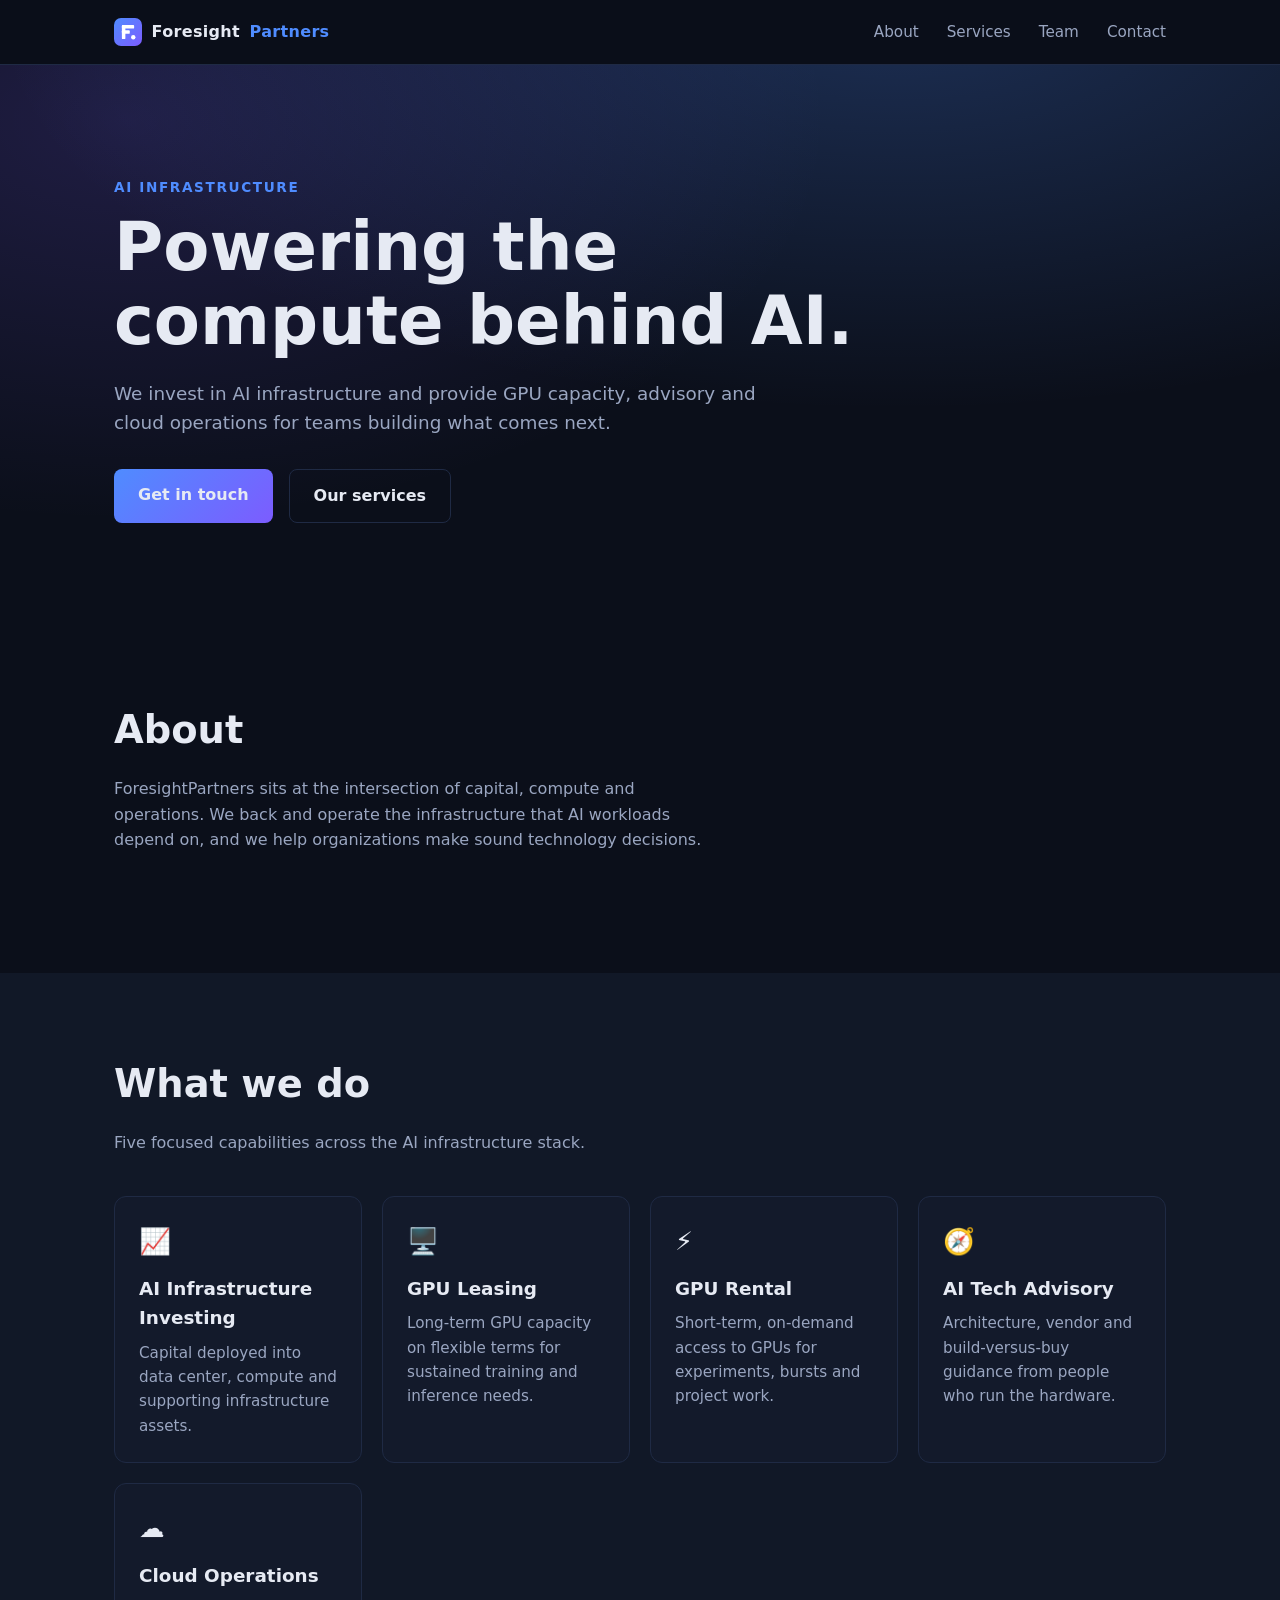
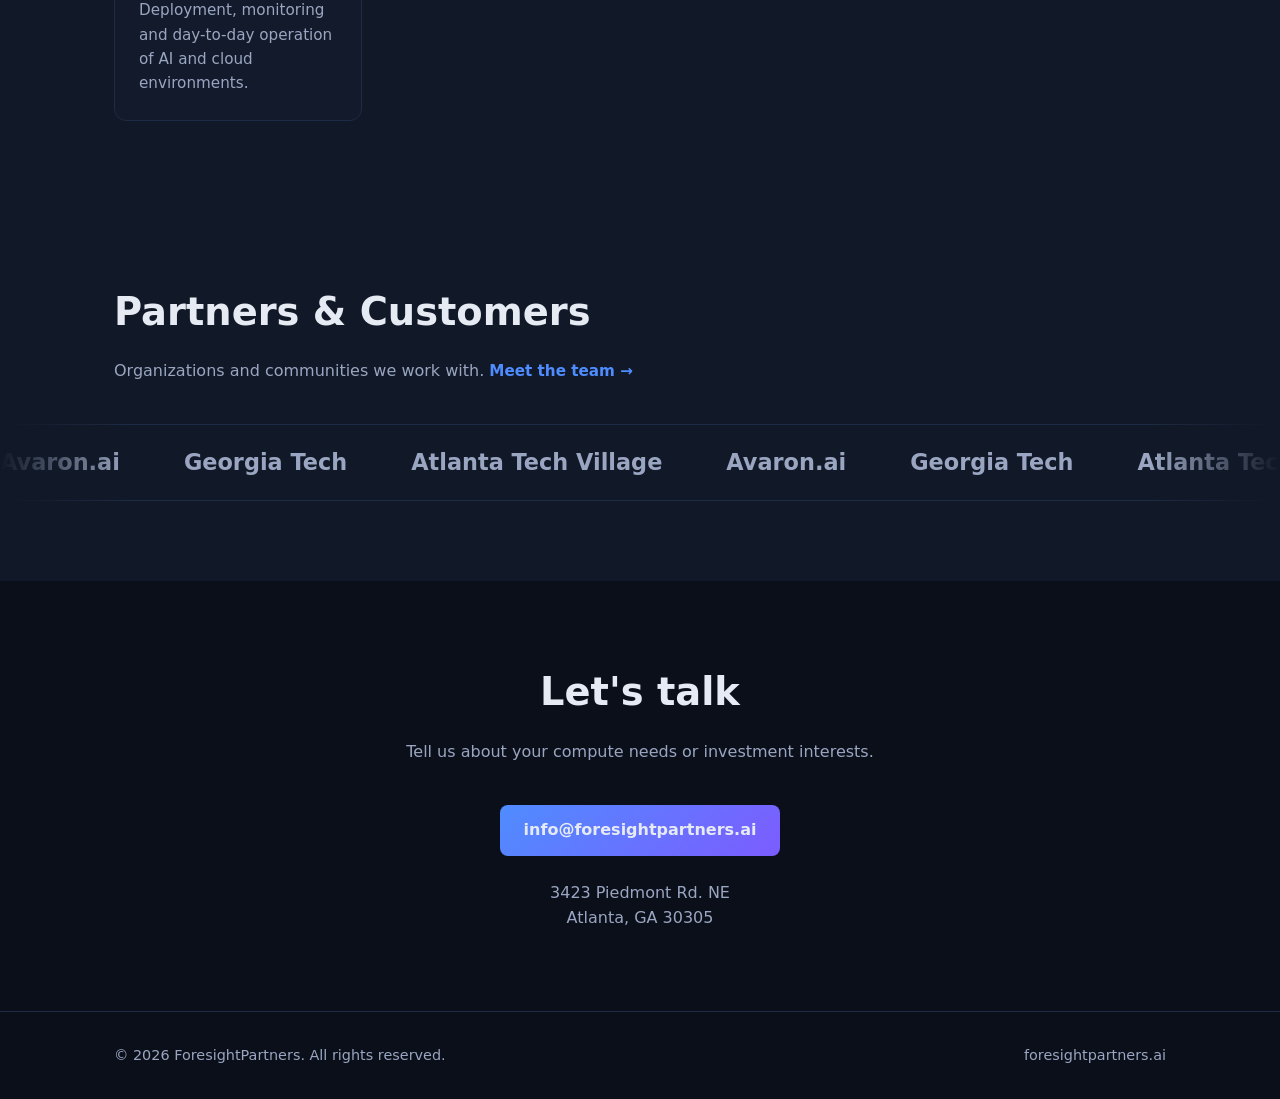
<file: index.html>
<!doctype html>
<html lang="en">
<head>
  <meta charset="utf-8" />
  <meta name="viewport" content="width=device-width,initial-scale=1" />
  <title>ForesightPartners | AI Infrastructure Investing, GPU Leasing and Advisory</title>
  <meta name="description" content="ForesightPartners invests in AI infrastructure and provides GPU leasing, GPU rental, AI technology advisory and cloud operations." />
  <link rel="stylesheet" href="css/style.css" />
</head>
<body>
  <nav class="nav">
    <div class="container">
      <a href="#top" class="logo"><img src="images/logo-mark.svg" alt="" width="28" height="28" />Foresight<span>Partners</span></a>
      <ul>
        <li><a href="#about">About</a></li>
        <li><a href="#services">Services</a></li>
        <li><a href="team.html">Team</a></li>
        <li><a href="#contact">Contact</a></li>
      </ul>
    </div>
  </nav>

  <header class="hero" id="top">
    <div class="container">
      <div class="eyebrow">AI Infrastructure</div>
      <h1>Powering the compute behind AI.</h1>
      <p>We invest in AI infrastructure and provide GPU capacity, advisory and cloud operations for teams building what comes next.</p>
      <div class="actions">
        <a class="btn primary" href="#contact">Get in touch</a>
        <a class="btn" href="#services">Our services</a>
      </div>
    </div>
  </header>

  <section id="about">
    <div class="container">
      <h2>About</h2>
      <p class="lead">ForesightPartners sits at the intersection of capital, compute and operations. We back and operate the infrastructure that AI workloads depend on, and we help organizations make sound technology decisions.</p>
    </div>
  </section>

  <section id="services" class="alt">
    <div class="container">
      <h2>What we do</h2>
      <p class="lead">Five focused capabilities across the AI infrastructure stack.</p>
      <div class="grid">
        <article class="card">
          <div class="icon">📈</div>
          <h3>AI Infrastructure Investing</h3>
          <p>Capital deployed into data center, compute and supporting infrastructure assets.</p>
        </article>
        <article class="card">
          <div class="icon">🖥️</div>
          <h3>GPU Leasing</h3>
          <p>Long-term GPU capacity on flexible terms for sustained training and inference needs.</p>
        </article>
        <article class="card">
          <div class="icon">⚡</div>
          <h3>GPU Rental</h3>
          <p>Short-term, on-demand access to GPUs for experiments, bursts and project work.</p>
        </article>
        <article class="card">
          <div class="icon">🧭</div>
          <h3>AI Tech Advisory</h3>
          <p>Architecture, vendor and build-versus-buy guidance from people who run the hardware.</p>
        </article>
        <article class="card">
          <div class="icon">☁️</div>
          <h3>Cloud Operations</h3>
          <p>Deployment, monitoring and day-to-day operation of AI and cloud environments.</p>
        </article>
      </div>
    </div>
  </section>

  <section id="credentials" class="alt">
    <div class="container">
      <h2>Partners &amp; Customers</h2>
      <p class="lead">Organizations and communities we work with. <a class="link" href="team.html">Meet the team &rarr;</a></p>
    </div>
    <div class="marquee" aria-label="Partners and customers">
      <div class="marquee-track">
        <span>Avaron.ai</span><span>Georgia Tech</span><span>Atlanta Tech Village</span>
        <span>Avaron.ai</span><span>Georgia Tech</span><span>Atlanta Tech Village</span>
        <span>Avaron.ai</span><span>Georgia Tech</span><span>Atlanta Tech Village</span>
        <span>Avaron.ai</span><span>Georgia Tech</span><span>Atlanta Tech Village</span>
      </div>
    </div>
  </section>

  <section id="contact" class="contact">
    <div class="container">
      <h2>Let's talk</h2>
      <p class="lead">Tell us about your compute needs or investment interests.</p>
      <a class="btn primary" href="mailto:info@foresightpartners.ai">info@foresightpartners.ai</a>
      <address class="address">3423 Piedmont Rd. NE<br />Atlanta, GA 30305</address>
    </div>
  </section>

  <footer>
    <div class="container">
      <span>&copy; <span id="year"></span> ForesightPartners. All rights reserved.</span>
      <span>foresightpartners.ai</span>
    </div>
  </footer>

  <script>document.getElementById('year').textContent = new Date().getFullYear();</script>
</body>
</html>
</file>
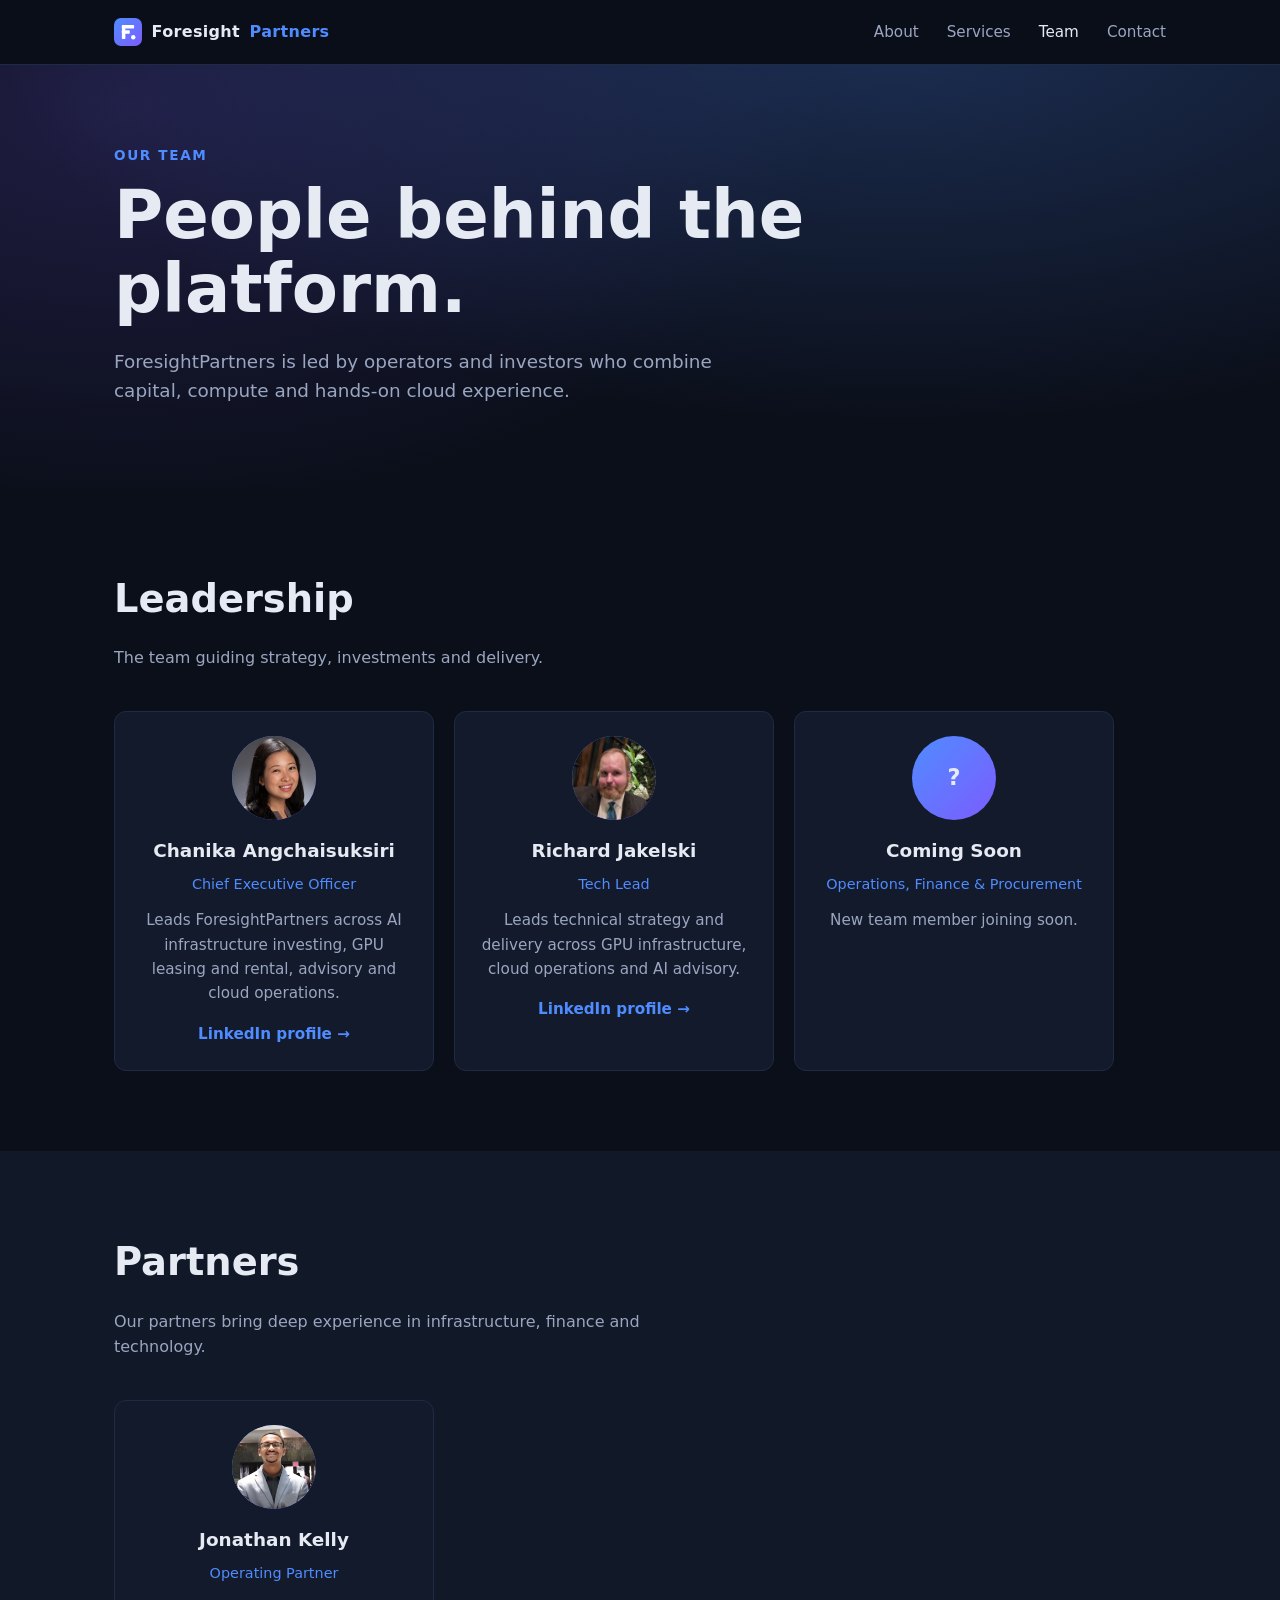
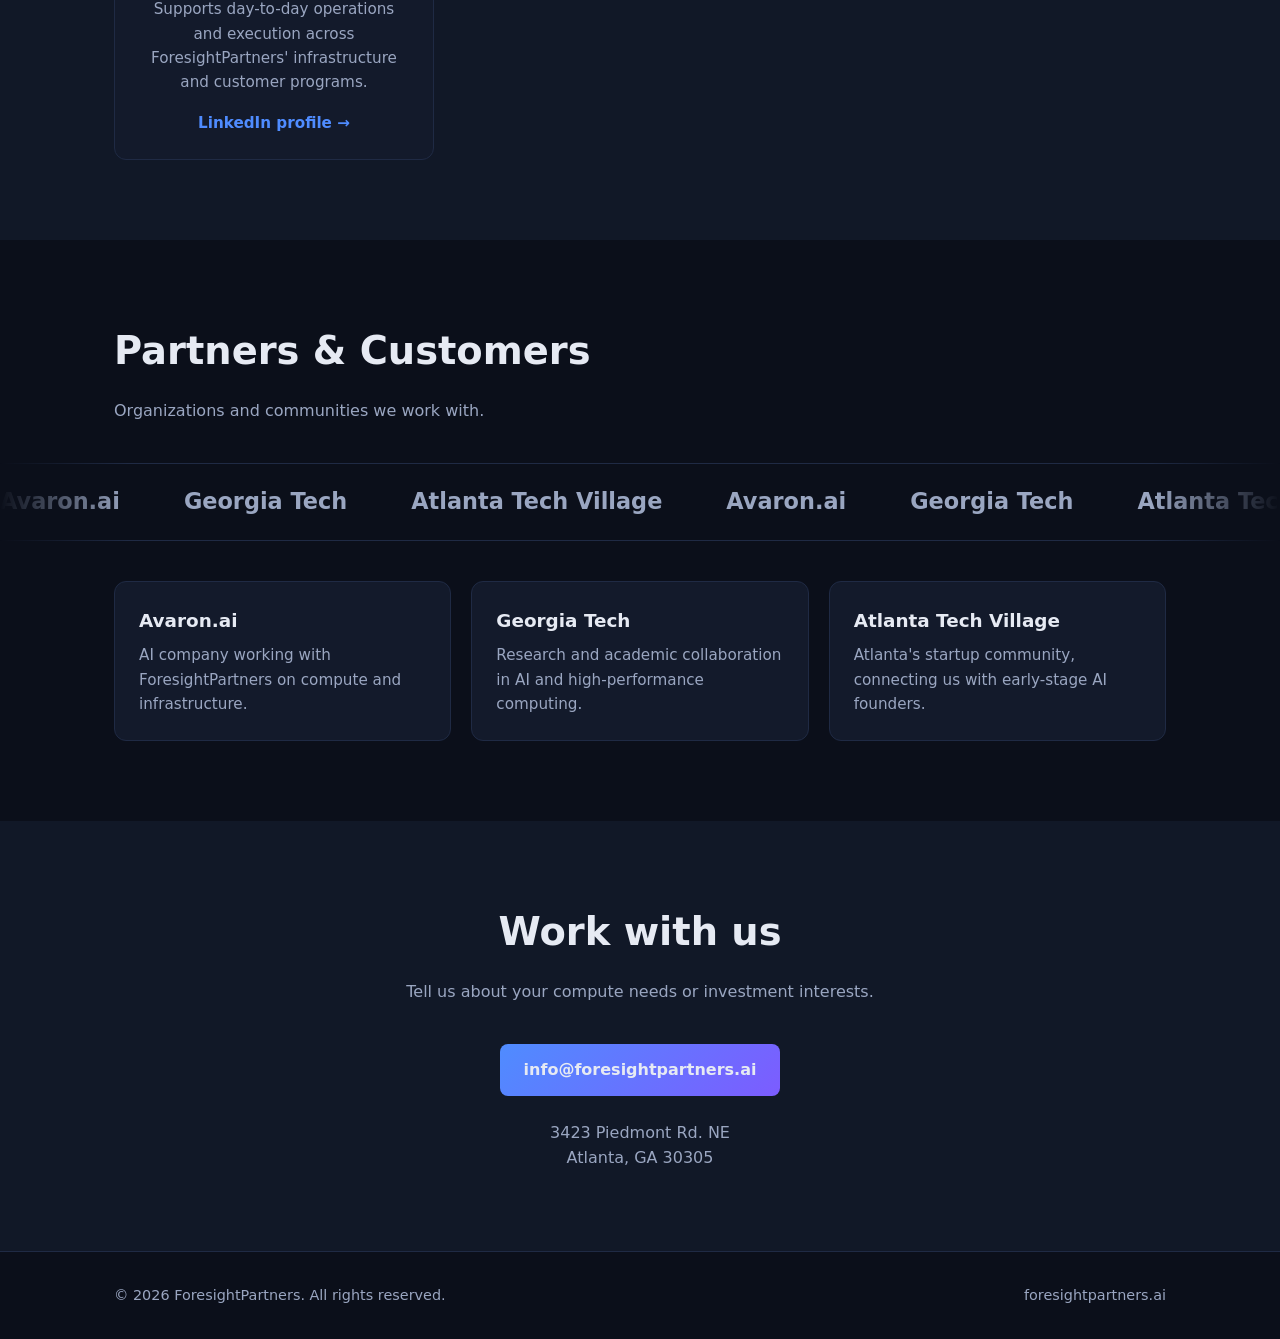
<file: team.html>
<!doctype html>
<html lang="en">
<head>
  <meta charset="utf-8" />
  <meta name="viewport" content="width=device-width,initial-scale=1" />
  <title>Team | ForesightPartners</title>
  <meta name="description" content="Meet the ForesightPartners leadership team and the partners and customers we work with." />
  <link rel="stylesheet" href="css/style.css" />
</head>
<body>
  <nav class="nav">
    <div class="container">
      <a href="index.html" class="logo"><img src="images/logo-mark.svg" alt="" width="28" height="28" />Foresight<span>Partners</span></a>
      <ul>
        <li><a href="index.html#about">About</a></li>
        <li><a href="index.html#services">Services</a></li>
        <li><a href="team.html" aria-current="page">Team</a></li>
        <li><a href="index.html#contact">Contact</a></li>
      </ul>
    </div>
  </nav>

  <header class="hero page-hero">
    <div class="container">
      <div class="eyebrow">Our Team</div>
      <h1>People behind the platform.</h1>
      <p>ForesightPartners is led by operators and investors who combine capital, compute and hands-on cloud experience.</p>
    </div>
  </header>

  <section id="leadership">
    <div class="container">
      <h2>Leadership</h2>
      <p class="lead">The team guiding strategy, investments and delivery.</p>
      <div class="grid team-grid">
        <article class="card person">
          <div class="avatar" aria-hidden="true">CA<img src="images/chanika.jpeg" alt="Chanika Angchaisuksiri" onerror="this.remove()" /></div>
          <h3>Chanika Angchaisuksiri</h3>
          <div class="role">Chief Executive Officer</div>
          <p>Leads ForesightPartners across AI infrastructure investing, GPU leasing and rental, advisory and cloud operations.</p>
          <a class="link" href="https://www.linkedin.com/in/chanika-angchaisuksiri-7015844/" target="_blank" rel="noopener noreferrer">LinkedIn profile &rarr;</a>
        </article>
        <article class="card person">
          <div class="avatar" aria-hidden="true">RJ<img src="images/richard.jpeg" alt="Richard Jakelski" onerror="this.remove()" /></div>
          <h3>Richard Jakelski</h3>
          <div class="role">Tech Lead</div>
          <p>Leads technical strategy and delivery across GPU infrastructure, cloud operations and AI advisory.</p>
          <a class="link" href="https://www.linkedin.com/in/richardjakelski/" target="_blank" rel="noopener noreferrer">LinkedIn profile &rarr;</a>
        </article>
        <article class="card person">
          <div class="avatar" aria-hidden="true">?</div>
          <h3>Coming Soon</h3>
          <div class="role">Operations, Finance &amp; Procurement</div>
          <p>New team member joining soon.</p>
        </article>
      </div>
    </div>
  </section>

  <section id="partners-team" class="alt">
    <div class="container">
      <h2>Partners</h2>
      <p class="lead">Our partners bring deep experience in infrastructure, finance and technology.</p>
      <div class="grid team-grid">
        <!-- Copy this card block for each partner -->
        <article class="card person">
          <div class="avatar" aria-hidden="true">JK<img src="images/jonathan.jpeg" alt="Jonathan Kelly" onerror="this.remove()" /></div>
          <h3>Jonathan Kelly</h3>
          <div class="role">Operating Partner</div>
          <p>Supports day-to-day operations and execution across ForesightPartners' infrastructure and customer programs.</p>
          <a class="link" href="https://www.linkedin.com/in/jonathan-kelly-22ba32256/" target="_blank" rel="noopener noreferrer">LinkedIn profile &rarr;</a>
        </article>
      </div>
    </div>
  </section>

  <section id="credentials">
    <div class="container">
      <h2>Partners &amp; Customers</h2>
      <p class="lead">Organizations and communities we work with.</p>
    </div>
    <div class="marquee" aria-label="Partners and customers">
      <div class="marquee-track">
        <span>Avaron.ai</span><span>Georgia Tech</span><span>Atlanta Tech Village</span>
        <span>Avaron.ai</span><span>Georgia Tech</span><span>Atlanta Tech Village</span>
        <span>Avaron.ai</span><span>Georgia Tech</span><span>Atlanta Tech Village</span>
        <span>Avaron.ai</span><span>Georgia Tech</span><span>Atlanta Tech Village</span>
      </div>
    </div>
    <div class="container">
      <div class="grid cred-grid">
        <article class="card">
          <h3>Avaron.ai</h3>
          <p>AI company working with ForesightPartners on compute and infrastructure.</p>
        </article>
        <article class="card">
          <h3>Georgia Tech</h3>
          <p>Research and academic collaboration in AI and high-performance computing.</p>
        </article>
        <article class="card">
          <h3>Atlanta Tech Village</h3>
          <p>Atlanta's startup community, connecting us with early-stage AI founders.</p>
        </article>
      </div>
    </div>
  </section>

  <section id="contact" class="contact alt">
    <div class="container">
      <h2>Work with us</h2>
      <p class="lead">Tell us about your compute needs or investment interests.</p>
      <a class="btn primary" href="mailto:info@foresightpartners.ai">info@foresightpartners.ai</a>
      <address class="address">3423 Piedmont Rd. NE<br />Atlanta, GA 30305</address>
    </div>
  </section>

  <footer>
    <div class="container">
      <span>&copy; <span id="year"></span> ForesightPartners. All rights reserved.</span>
      <span>foresightpartners.ai</span>
    </div>
  </footer>

  <script>document.getElementById('year').textContent = new Date().getFullYear();</script>
</body>
</html>
</file>
<file: css/style.css>
:root{
  --bg:#0b0f1a;--bg2:#111827;--card:#131a2b;--line:#1f2a44;
  --text:#e6eaf3;--muted:#9aa6c1;--accent:#4f8cff;--accent2:#7c5cff;
}
*{box-sizing:border-box}
html{scroll-behavior:smooth}
body{margin:0;font-family:Inter,system-ui,-apple-system,Segoe UI,Roboto,Arial,sans-serif;background:var(--bg);color:var(--text);line-height:1.6}
a{color:inherit;text-decoration:none}
.container{max-width:1100px;margin:0 auto;padding:0 1.5rem}

/* nav */
.nav{position:sticky;top:0;z-index:10;background:rgba(11,15,26,.85);backdrop-filter:blur(10px);border-bottom:1px solid var(--line)}
.nav .container{display:flex;align-items:center;justify-content:space-between;height:64px}
.logo{display:flex;align-items:center;gap:.6rem;font-weight:700;letter-spacing:.02em}
.logo span{color:var(--accent)}
.nav ul{display:flex;gap:1.75rem;list-style:none;margin:0;padding:0}
.nav ul a{color:var(--muted);font-size:.95rem}
.nav ul a:hover{color:var(--text)}

/* buttons */
.btn{display:inline-block;padding:.8rem 1.5rem;border-radius:8px;font-weight:600;border:1px solid var(--line);transition:transform .15s,border-color .15s}
.btn:hover{transform:translateY(-1px);border-color:var(--accent)}
.btn.primary{background:linear-gradient(135deg,var(--accent),var(--accent2));border:0}

/* hero */
.hero{padding:7rem 0 6rem;background:radial-gradient(900px 400px at 70% -10%,rgba(79,140,255,.25),transparent),radial-gradient(700px 400px at 10% 10%,rgba(124,92,255,.18),transparent)}
.eyebrow{color:var(--accent);font-size:.85rem;font-weight:600;letter-spacing:.12em;text-transform:uppercase}
.hero h1{font-size:clamp(2.4rem,6vw,4.2rem);line-height:1.1;margin:.75rem 0 1.25rem;max-width:16ch}
.hero p{color:var(--muted);font-size:1.15rem;max-width:56ch}
.hero .actions{display:flex;gap:1rem;margin-top:2rem;flex-wrap:wrap}

/* sections */
section{padding:5rem 0}
section.alt{background:var(--bg2)}
h2{font-size:clamp(1.8rem,4vw,2.4rem);margin:0 0 .75rem}
.lead{color:var(--muted);max-width:60ch;margin-bottom:2.5rem}
.grid{display:grid;gap:1.25rem;grid-template-columns:repeat(auto-fit,minmax(240px,1fr))}
.card{background:var(--card);border:1px solid var(--line);border-radius:12px;padding:1.5rem;transition:border-color .2s,transform .2s}
.card:hover{border-color:var(--accent);transform:translateY(-3px)}
.card h3{margin:0 0 .5rem;font-size:1.15rem}
.card p{margin:0;color:var(--muted);font-size:.95rem}
.icon{font-size:1.6rem;margin-bottom:.75rem}

/* team page */
.nav ul a[aria-current="page"]{color:var(--text)}
.page-hero{padding:5rem 0 4rem}
.team-grid{grid-template-columns:repeat(auto-fit,minmax(260px,320px))}
.person{text-align:center}
.avatar{position:relative;overflow:hidden;width:84px;height:84px;margin:0 auto 1rem;border-radius:50%;display:grid;place-items:center;font-weight:700;font-size:1.4rem;background:linear-gradient(135deg,var(--accent),var(--accent2))}
.avatar img{position:absolute;inset:0;width:100%;height:100%;object-fit:cover}
.role{color:var(--accent);font-size:.9rem;margin-bottom:.75rem}
.link{color:var(--accent);font-weight:600;font-size:.95rem}
.person .link{display:inline-block;margin-top:1rem}
.link:hover{text-decoration:underline}
.cred-grid{margin-top:2.5rem}

/* scrolling credentials strip */
.marquee{overflow:hidden;border-block:1px solid var(--line);padding:1.25rem 0;margin-top:1rem;mask-image:linear-gradient(90deg,transparent,#000 10%,#000 90%,transparent)}
.marquee-track{display:flex;width:max-content;animation:scroll 30s linear infinite}
.marquee-track span{margin-right:4rem;font-size:1.4rem;font-weight:700;color:var(--muted);white-space:nowrap}
.marquee:hover .marquee-track{animation-play-state:paused}
@keyframes scroll{to{transform:translateX(-50%)}}
@media(prefers-reduced-motion:reduce){.marquee-track{animation:none}}

/* contact + footer */
.contact{text-align:center}
.contact .lead{margin-inline:auto}
.address{margin-top:1.5rem;font-style:normal;color:var(--muted)}
footer{border-top:1px solid var(--line);padding:2rem 0;color:var(--muted);font-size:.9rem}
footer .container{display:flex;justify-content:space-between;flex-wrap:wrap;gap:.5rem}

@media(max-width:640px){.nav ul{display:none}.hero{padding:4.5rem 0 4rem}}
</file>
